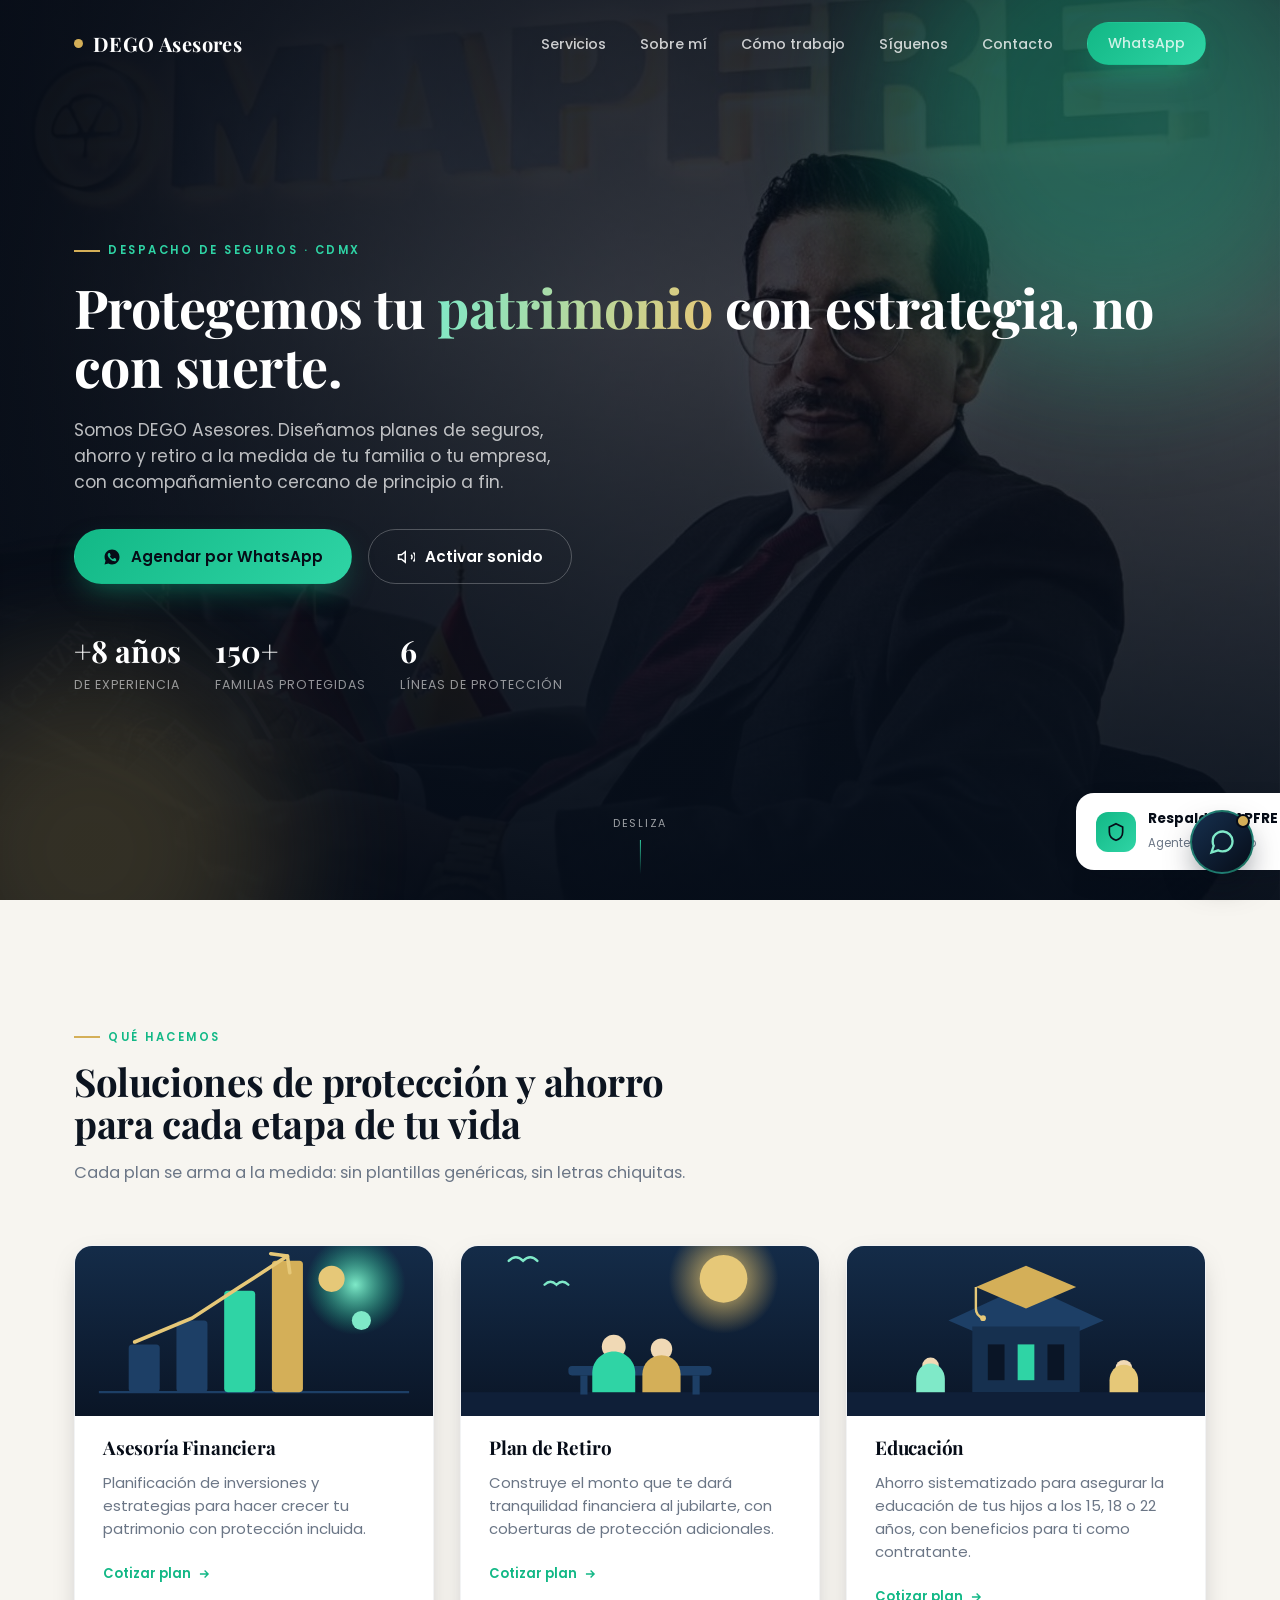
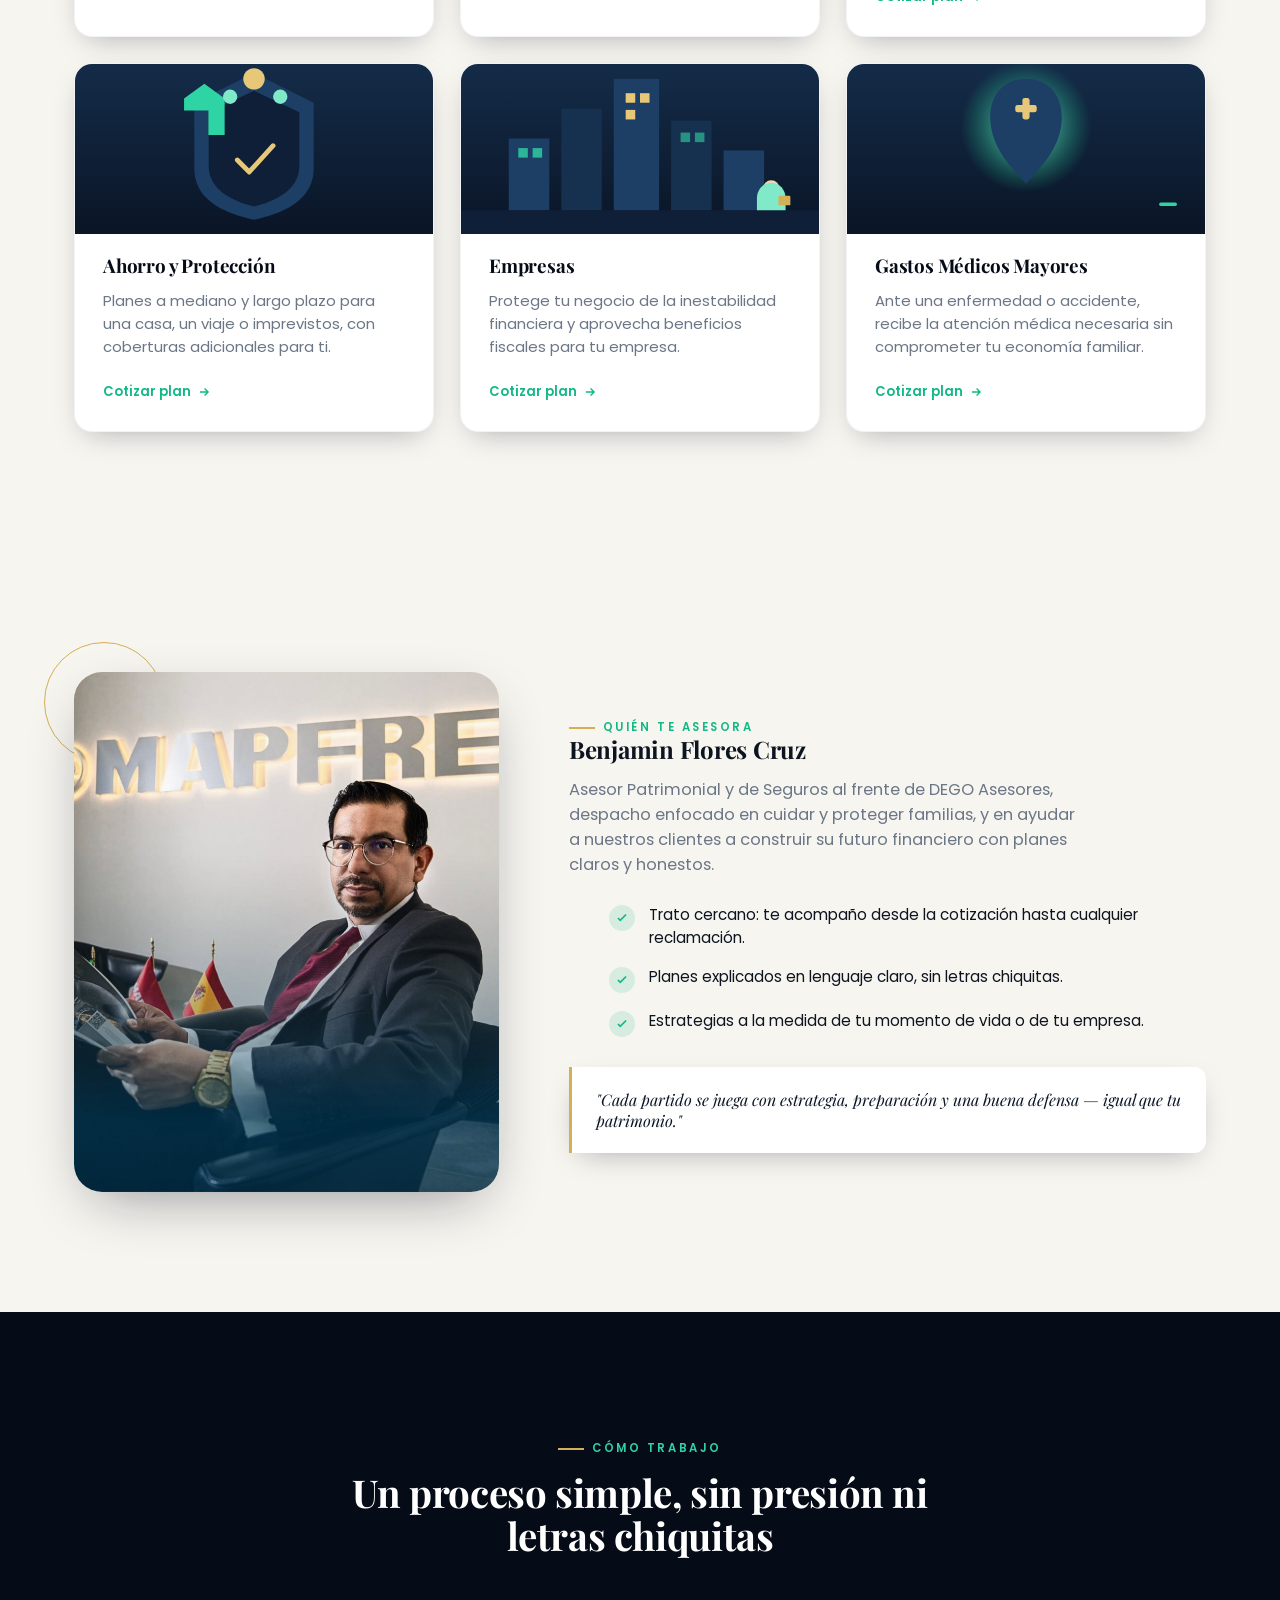
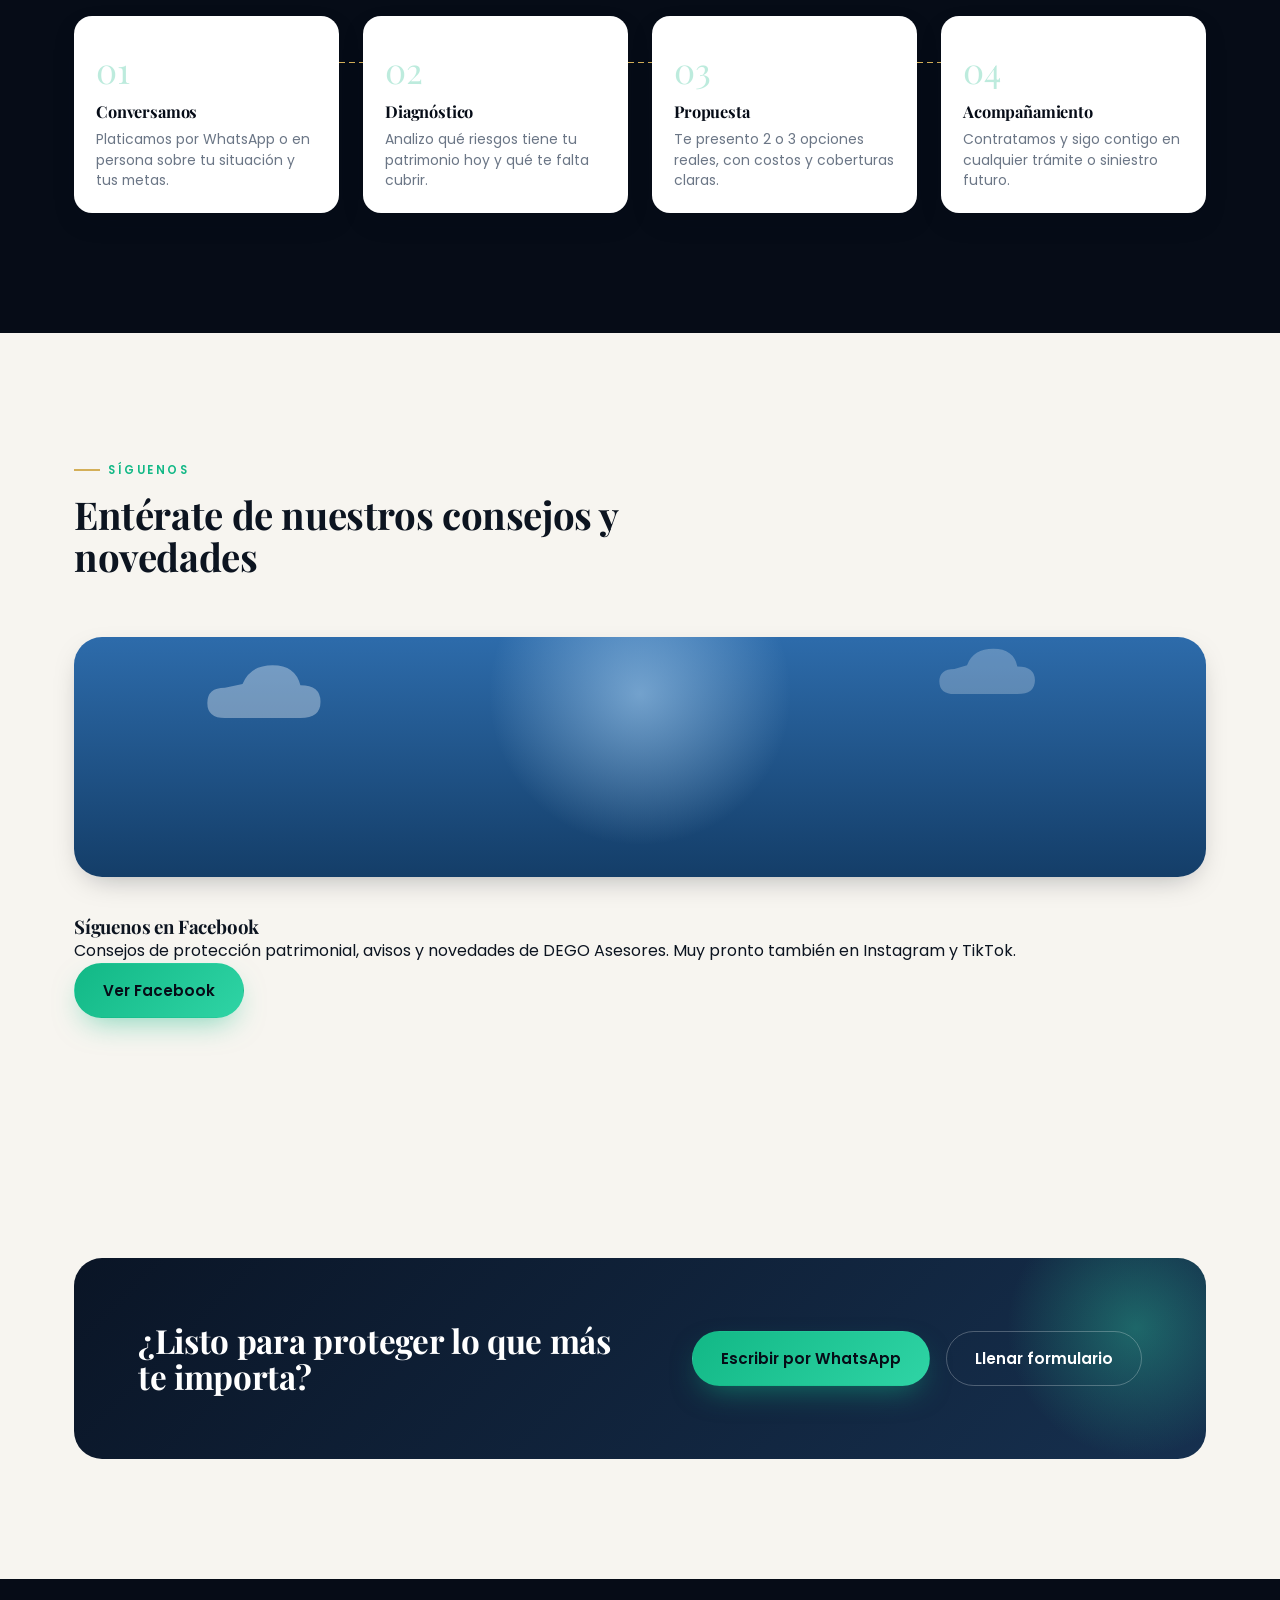
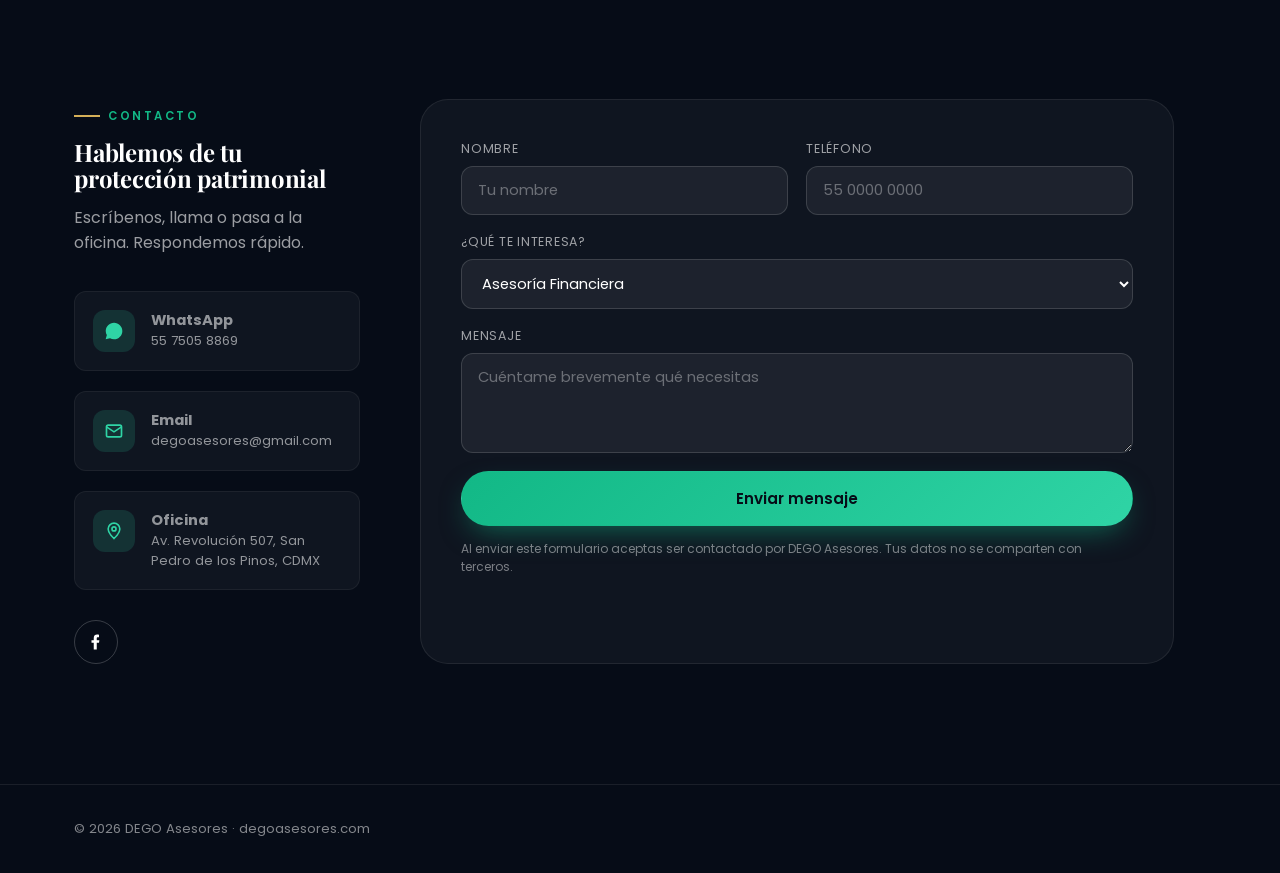
<file: index.html>
<!DOCTYPE html>
<html lang="es-MX">
<head>
<meta charset="UTF-8">
<meta name="viewport" content="width=device-width, initial-scale=1.0">
<title>DEGO Asesores | Benjamin Flores Cruz — Asesor Patrimonial y de Seguros</title>
<meta name="description" content="DEGO Asesores, con Benjamin Flores Cruz al frente: protección patrimonial, retiro, ahorro, educación y seguros de gastos médicos mayores en CDMX.">
<link rel="preconnect" href="https://fonts.googleapis.com">
<link href="https://fonts.googleapis.com/css2?family=Playfair+Display:wght@600;700;800&family=Poppins:wght@400;500;600;700&display=swap" rel="stylesheet">
<link rel="stylesheet" href="assets/css/style.css">
<link rel="stylesheet" href="assets/css/chatbot.css">
</head>
<body>

<nav class="nav" id="nav">
  <div class="container">
    <a href="#top" class="brand"><span class="dot"></span>DEGO Asesores</a>
    <ul class="nav-links" id="navLinks">
      <li><a href="#servicios">Servicios</a></li>
      <li><a href="#nosotros">Sobre mí</a></li>
      <li><a href="#proceso">Cómo trabajo</a></li>
      <li><a href="#testimonios">Síguenos</a></li>
      <li><a href="#contacto">Contacto</a></li>
      <li><a class="btn btn-primary" style="padding:10px 20px" href="https://wa.me/525575058869?text=Hola%2C%20quiero%20una%20asesor%C3%ADa%20con%20DEGO%20Asesores" target="_blank" rel="noopener">WhatsApp</a></li>
    </ul>
    <button class="nav-toggle" id="navToggle" aria-label="Abrir menú">☰</button>
  </div>
</nav>

<header class="hero" id="top">
  <div class="hero-video-bg">
    <video id="heroVideo" autoplay muted loop playsinline poster="assets/img/benjamin-flores.jpg">
      <source src="assets/video/bienvenida.mp4" type="video/mp4">
    </video>
    <div class="hero-video-overlay"></div>
  </div>
  <div class="hero-blob b1" data-parallax="0.04"></div>
  <div class="hero-blob b2" data-parallax="-0.03"></div>
  <div class="container">
    <div class="hero-copy reveal">
      <span class="eyebrow">Despacho de seguros · CDMX</span>
      <h1>Protegemos tu <em>patrimonio</em> con estrategia, no con suerte.</h1>
      <p class="lead">Somos DEGO Asesores. Diseñamos planes de seguros, ahorro y retiro a la medida de tu familia o tu empresa, con acompañamiento cercano de principio a fin.</p>
      <div class="hero-actions">
        <a class="btn btn-primary" href="https://wa.me/525575058869?text=Hola%2C%20quiero%20una%20asesor%C3%ADa%20con%20DEGO%20Asesores" target="_blank" rel="noopener">
          <svg viewBox="0 0 24 24" fill="currentColor"><path d="M12.04 2c-5.5 0-9.96 4.46-9.96 9.96 0 1.76.46 3.45 1.32 4.95L2 22l5.2-1.36a9.9 9.9 0 0 0 4.84 1.24h.01c5.5 0 9.96-4.46 9.96-9.96S17.54 2 12.04 2zm5.8 14.24c-.24.68-1.4 1.3-1.93 1.37-.5.08-1.12.11-1.8-.12-.42-.14-.96-.32-1.66-.63-2.92-1.26-4.83-4.2-4.98-4.4-.14-.2-1.2-1.6-1.2-3.05s.76-2.16 1.03-2.46c.26-.3.58-.37.77-.37h.55c.18 0 .42-.03.64.5.24.57.8 1.98.87 2.13.07.14.11.31.02.5-.09.19-.14.31-.28.48-.14.16-.29.36-.42.48-.14.14-.28.28-.12.55.16.28.72 1.2 1.55 1.95 1.06.96 1.96 1.26 2.24 1.4.28.14.44.12.6-.07.16-.19.68-.79.87-1.06.18-.28.36-.23.6-.14.24.09 1.55.73 1.82.86.27.14.44.2.5.32.07.12.07.68-.17 1.36z"/></svg>
          Agendar por WhatsApp
        </a>
        <a class="btn btn-ghost" id="heroMuteBtn">
          <svg viewBox="0 0 24 24" fill="none" stroke="currentColor" stroke-width="2"><path d="M11 5L6 9H2v6h4l5 4V5z"/><path d="M19 9a5 5 0 0 1 0 6M22 6a9 9 0 0 1 0 12"/></svg>
          Activar sonido
        </a>
      </div>
      <div class="hero-stats">
        <div class="stat"><b>+8 años</b><span>de experiencia</span></div>
        <div class="stat"><b>150+</b><span>familias protegidas</span></div>
        <div class="stat"><b>6</b><span>líneas de protección</span></div>
      </div>
    </div>
  </div>

  <div class="hero-badge-float floating-badge">
    <div class="ico"><svg viewBox="0 0 24 24" fill="none" stroke="currentColor" stroke-width="2"><path d="M12 2l8 4v6c0 5-3.4 8.4-8 10-4.6-1.6-8-5-8-10V6l8-4z"/></svg></div>
    <div>
      <b>Respaldo MAPFRE</b>
      <span>Agente autorizado</span>
    </div>
  </div>

  <div class="scroll-cue"><span>Desliza</span><span class="line"></span></div>
</header>

<section id="servicios">
  <div class="container">
    <div class="section-head reveal">
      <span class="eyebrow">Qué hacemos</span>
      <h2>Soluciones de protección y ahorro para cada etapa de tu vida</h2>
      <p>Cada plan se arma a la medida: sin plantillas genéricas, sin letras chiquitas.</p>
    </div>

    <div class="services-grid">

      <div class="service-card has-illustration reveal">
        <div class="service-illustration">
          <svg viewBox="0 0 300 170" preserveAspectRatio="xMidYMax slice">
            <defs>
              <linearGradient id="finSky" x1="0" y1="0" x2="0" y2="1">
                <stop offset="0%" stop-color="#16304f"/>
                <stop offset="100%" stop-color="#0a1526"/>
              </linearGradient>
              <radialGradient id="finGlow" cx="50%" cy="50%" r="50%">
                <stop offset="0%" stop-color="#7fe9c8"/>
                <stop offset="100%" stop-color="#12b886" stop-opacity="0"/>
              </radialGradient>
            </defs>
            <rect width="300" height="170" fill="url(#finSky)"/>
            <circle class="illu-sun-glow" cx="235" cy="60" r="42" fill="url(#finGlow)"/>
            <path d="M20 150h260" stroke="#1d3f66" stroke-width="2"/>
            <rect x="45" y="110" width="26" height="40" rx="3" fill="#1d3f66"/>
            <rect x="85" y="90" width="26" height="60" rx="3" fill="#1d3f66"/>
            <rect x="125" y="65" width="26" height="85" rx="3" fill="#2fd4a5"/>
            <rect x="165" y="40" width="26" height="110" rx="3" fill="#d4af58"/>
            <path class="illu-trend" d="M50 108 L98 88 L138 62 L178 36" fill="none" stroke="#e6c878" stroke-width="3" stroke-linecap="round"/>
            <path d="M178 36 l-14 -2 M178 36 l2 14" stroke="#e6c878" stroke-width="3" stroke-linecap="round"/>
            <circle class="illu-coin" cx="215" cy="55" r="11" fill="#e6c878"/>
            <circle class="illu-coin illu-coin-2" cx="240" cy="90" r="8" fill="#7fe9c8"/>
          </svg>
        </div>
        <h3>Asesoría Financiera</h3>
        <p>Planificación de inversiones y estrategias para hacer crecer tu patrimonio con protección incluida.</p>
        <a class="service-link" href="https://wa.me/525575058869?text=Quiero%20informaci%C3%B3n%20sobre%20Asesor%C3%ADa%20Financiera" target="_blank" rel="noopener">Cotizar plan <svg viewBox="0 0 24 24" fill="none" stroke="currentColor" stroke-width="2.4"><path d="M5 12h14M13 6l6 6-6 6"/></svg></a>
      </div>

      <div class="service-card has-illustration reveal reveal-delay-1">
        <div class="service-illustration">
          <svg viewBox="0 0 300 170" preserveAspectRatio="xMidYMax slice">
            <defs>
              <linearGradient id="retiroSky" x1="0" y1="0" x2="0" y2="1">
                <stop offset="0%" stop-color="#16304f"/>
                <stop offset="100%" stop-color="#0a1526"/>
              </linearGradient>
              <radialGradient id="retiroSun" cx="50%" cy="50%" r="50%">
                <stop offset="0%" stop-color="#e6c878"/>
                <stop offset="100%" stop-color="#d4af58" stop-opacity="0"/>
              </radialGradient>
            </defs>
            <rect width="300" height="170" fill="url(#retiroSky)"/>
            <circle class="illu-sun-glow" cx="220" cy="55" r="46" fill="url(#retiroSun)"/>
            <circle cx="220" cy="55" r="20" fill="#e6c878"/>
            <path class="illu-bird" d="M40 40q6-6 12 0q6-6 12 0" fill="none" stroke="#7fe9c8" stroke-width="2" stroke-linecap="round"/>
            <path class="illu-bird illu-bird-2" d="M70 60q5-5 10 0q5-5 10 0" fill="none" stroke="#7fe9c8" stroke-width="2" stroke-linecap="round"/>
            <path d="M0 150h300v20H0z" fill="#0f1f38"/>
            <rect x="90" y="128" width="120" height="8" rx="3" fill="#1d3f66"/>
            <rect x="100" y="136" width="6" height="16" fill="#1d3f66"/>
            <rect x="194" y="136" width="6" height="16" fill="#1d3f66"/>
            <g class="illu-person">
              <circle cx="128" cy="112" r="10" fill="#f0d9b5"/>
              <path d="M110 150v-16c0-10 8-18 18-18s18 8 18 18v16z" fill="#2fd4a5"/>
            </g>
            <g class="illu-person illu-person-2">
              <circle cx="168" cy="114" r="9" fill="#f0d9b5"/>
              <path d="M152 150v-15c0-9 7-16 16-16s16 7 16 16v15z" fill="#d4af58"/>
            </g>
          </svg>
        </div>
        <h3>Plan de Retiro</h3>
        <p>Construye el monto que te dará tranquilidad financiera al jubilarte, con coberturas de protección adicionales.</p>
        <a class="service-link" href="https://wa.me/525575058869?text=Quiero%20informaci%C3%B3n%20sobre%20Plan%20de%20Retiro" target="_blank" rel="noopener">Cotizar plan <svg viewBox="0 0 24 24" fill="none" stroke="currentColor" stroke-width="2.4"><path d="M5 12h14M13 6l6 6-6 6"/></svg></a>
      </div>

      <div class="service-card has-illustration reveal reveal-delay-2">
        <div class="service-illustration">
          <svg viewBox="0 0 300 170" preserveAspectRatio="xMidYMax slice">
            <defs>
              <linearGradient id="eduSky" x1="0" y1="0" x2="0" y2="1">
                <stop offset="0%" stop-color="#16304f"/>
                <stop offset="100%" stop-color="#0a1526"/>
              </linearGradient>
            </defs>
            <rect width="300" height="170" fill="url(#eduSky)"/>
            <path d="M0 150h300v20H0z" fill="#0f1f38"/>
            <path d="M150 60 L215 90 L150 118 L85 90 Z" fill="#1d3f66"/>
            <rect x="105" y="95" width="90" height="55" fill="#16304f"/>
            <rect x="118" y="110" width="14" height="30" fill="#0a1526"/>
            <rect x="143" y="110" width="14" height="30" fill="#2fd4a5"/>
            <rect x="168" y="110" width="14" height="30" fill="#0a1526"/>
            <path class="illu-cap" d="M150 60 L215 90 L150 118 L85 90 Z" fill="none"/>
            <g class="illu-cap">
              <path d="M150 44 L192 62 L150 80 L108 62 Z" fill="#d4af58"/>
              <path d="M108 62 v18 q0 6 6 8" stroke="#e6c878" stroke-width="2" fill="none"/>
              <circle cx="114" cy="88" r="2.4" fill="#e6c878"/>
            </g>
            <g class="illu-person">
              <circle cx="70" cy="128" r="7" fill="#f0d9b5"/>
              <path d="M58 150v-11c0-7 5-13 12-13s12 6 12 13v11z" fill="#7fe9c8"/>
            </g>
            <g class="illu-person illu-person-2">
              <circle cx="232" cy="130" r="7" fill="#f0d9b5"/>
              <path d="M220 150v-10c0-7 5-13 12-13s12 6 12 13v10z" fill="#e6c878"/>
            </g>
          </svg>
        </div>
        <h3>Educación</h3>
        <p>Ahorro sistematizado para asegurar la educación de tus hijos a los 15, 18 o 22 años, con beneficios para ti como contratante.</p>
        <a class="service-link" href="https://wa.me/525575058869?text=Quiero%20informaci%C3%B3n%20sobre%20el%20Plan%20de%20Educaci%C3%B3n" target="_blank" rel="noopener">Cotizar plan <svg viewBox="0 0 24 24" fill="none" stroke="currentColor" stroke-width="2.4"><path d="M5 12h14M13 6l6 6-6 6"/></svg></a>
      </div>

      <div class="service-card has-illustration reveal">
        <div class="service-illustration">
          <svg viewBox="0 0 300 170" preserveAspectRatio="xMidYMax slice">
            <defs>
              <linearGradient id="ahorroSky" x1="0" y1="0" x2="0" y2="1">
                <stop offset="0%" stop-color="#16304f"/>
                <stop offset="100%" stop-color="#0a1526"/>
              </linearGradient>
            </defs>
            <rect width="300" height="170" fill="url(#ahorroSky)"/>
            <path d="M150 35 L200 60 V115 C200 140 178 152 150 158 C122 152 100 140 100 115 V60 Z" fill="#1d3f66"/>
            <path d="M150 50 L188 68 V113 C188 132 170 142 150 147 C130 142 112 132 112 113 V68 Z" fill="#0f1f38"/>
            <path d="M105 92 h30 v30 h20 v-45 l-25 -18 l-25 18 z" fill="#2fd4a5" transform="translate(20,4) scale(0.68)"/>
            <circle class="illu-coin" cx="150" cy="40" r="9" fill="#e6c878"/>
            <circle class="illu-coin illu-coin-2" cx="130" cy="55" r="6" fill="#7fe9c8"/>
            <circle class="illu-coin illu-coin-3" cx="172" cy="55" r="6" fill="#7fe9c8"/>
            <path d="M136 108 l10 10 20 -22" fill="none" stroke="#e6c878" stroke-width="4" stroke-linecap="round" stroke-linejoin="round"/>
          </svg>
        </div>
        <h3>Ahorro y Protección</h3>
        <p>Planes a mediano y largo plazo para una casa, un viaje o imprevistos, con coberturas adicionales para ti.</p>
        <a class="service-link" href="https://wa.me/525575058869?text=Quiero%20informaci%C3%B3n%20sobre%20Ahorro%20y%20Protecci%C3%B3n" target="_blank" rel="noopener">Cotizar plan <svg viewBox="0 0 24 24" fill="none" stroke="currentColor" stroke-width="2.4"><path d="M5 12h14M13 6l6 6-6 6"/></svg></a>
      </div>

      <div class="service-card has-illustration reveal reveal-delay-1">
        <div class="service-illustration">
          <svg viewBox="0 0 300 170" preserveAspectRatio="xMidYMax slice">
            <defs>
              <linearGradient id="empSky" x1="0" y1="0" x2="0" y2="1">
                <stop offset="0%" stop-color="#16304f"/>
                <stop offset="100%" stop-color="#0a1526"/>
              </linearGradient>
            </defs>
            <rect width="300" height="170" fill="url(#empSky)"/>
            <path d="M0 150h300v20H0z" fill="#0f1f38"/>
            <rect x="40" y="90" width="34" height="60" fill="#1d3f66"/>
            <rect x="84" y="65" width="34" height="85" fill="#16304f"/>
            <rect x="128" y="40" width="38" height="110" fill="#1d3f66"/>
            <rect x="176" y="75" width="34" height="75" fill="#16304f"/>
            <rect x="220" y="100" width="34" height="50" fill="#1d3f66"/>
            <g class="illu-window-lit">
              <rect x="138" y="52" width="8" height="8" fill="#e6c878"/>
              <rect x="150" y="52" width="8" height="8" fill="#e6c878"/>
              <rect x="138" y="66" width="8" height="8" fill="#e6c878"/>
            </g>
            <rect x="48" y="98" width="8" height="8" fill="#2fd4a5" opacity=".8"/>
            <rect x="60" y="98" width="8" height="8" fill="#2fd4a5" opacity=".8"/>
            <rect x="184" y="85" width="8" height="8" fill="#2fd4a5" opacity=".6"/>
            <rect x="196" y="85" width="8" height="8" fill="#2fd4a5" opacity=".6"/>
            <g class="illu-person">
              <circle cx="260" cy="132" r="7" fill="#f0d9b5"/>
              <path d="M248 150v-10c0-7 5-13 12-13s12 6 12 13v10z" fill="#7fe9c8"/>
              <rect x="266" y="138" width="10" height="8" rx="1" fill="#d4af58"/>
            </g>
          </svg>
        </div>
        <h3>Empresas</h3>
        <p>Protege tu negocio de la inestabilidad financiera y aprovecha beneficios fiscales para tu empresa.</p>
        <a class="service-link" href="https://wa.me/525575058869?text=Quiero%20informaci%C3%B3n%20sobre%20Seguros%20para%20Empresas" target="_blank" rel="noopener">Cotizar plan <svg viewBox="0 0 24 24" fill="none" stroke="currentColor" stroke-width="2.4"><path d="M5 12h14M13 6l6 6-6 6"/></svg></a>
      </div>

      <div class="service-card has-illustration reveal reveal-delay-2">
        <div class="service-illustration">
          <svg viewBox="0 0 300 170" preserveAspectRatio="xMidYMax slice">
            <defs>
              <linearGradient id="medSky" x1="0" y1="0" x2="0" y2="1">
                <stop offset="0%" stop-color="#16304f"/>
                <stop offset="100%" stop-color="#0a1526"/>
              </linearGradient>
              <radialGradient id="medGlow" cx="50%" cy="50%" r="50%">
                <stop offset="0%" stop-color="#7fe9c8"/>
                <stop offset="100%" stop-color="#12b886" stop-opacity="0"/>
              </radialGradient>
            </defs>
            <rect width="300" height="170" fill="url(#medSky)"/>
            <circle class="illu-sun-glow" cx="150" cy="80" r="55" fill="url(#medGlow)"/>
            <path d="M150 40 C170 40 180 55 180 72 C180 100 158 118 150 128 C142 118 120 100 120 72 C120 55 130 40 150 40 Z" fill="#1d3f66"/>
            <rect x="141" y="62" width="18" height="6" rx="2" fill="#e6c878"/>
            <rect x="147" y="56" width="6" height="18" rx="2" fill="#e6c878"/>
            <path class="illu-heartbeat" d="M15 145 h50 l10 -22 l12 40 l10 -30 l8 12 h170" fill="none" stroke="#2fd4a5" stroke-width="3" stroke-linecap="round" stroke-linejoin="round"/>
          </svg>
        </div>
        <h3>Gastos Médicos Mayores</h3>
        <p>Ante una enfermedad o accidente, recibe la atención médica necesaria sin comprometer tu economía familiar.</p>
        <a class="service-link" href="https://wa.me/525575058869?text=Quiero%20informaci%C3%B3n%20sobre%20Gastos%20M%C3%A9dicos%20Mayores" target="_blank" rel="noopener">Cotizar plan <svg viewBox="0 0 24 24" fill="none" stroke="currentColor" stroke-width="2.4"><path d="M5 12h14M13 6l6 6-6 6"/></svg></a>
      </div>

    </div>
  </div>
</section>

<section id="nosotros" class="about">
  <div class="container">
    <div class="about-photo reveal">
      <div class="ring"></div>
      <div class="frame"><img src="assets/img/benjamin-flores.jpg" alt="Benjamin Flores Cruz, Asesor Patrimonial y de Seguros en DEGO Asesores"></div>
    </div>
    <div class="about-copy reveal reveal-delay-1">
      <span class="eyebrow">Quién te asesora</span>
      <h2>Benjamin Flores Cruz</h2>
      <p style="margin-top:14px;color:var(--muted);font-size:1.02rem;max-width:520px;">Asesor Patrimonial y de Seguros al frente de DEGO Asesores, despacho enfocado en cuidar y proteger familias, y en ayudar a nuestros clientes a construir su futuro financiero con planes claros y honestos.</p>
      <ul class="about-list">
        <li><span class="ico"><svg viewBox="0 0 24 24" fill="none" stroke="currentColor" stroke-width="3"><path d="M5 12l4 4 10-10"/></svg></span>Trato cercano: te acompaño desde la cotización hasta cualquier reclamación.</li>
        <li><span class="ico"><svg viewBox="0 0 24 24" fill="none" stroke="currentColor" stroke-width="3"><path d="M5 12l4 4 10-10"/></svg></span>Planes explicados en lenguaje claro, sin letras chiquitas.</li>
        <li><span class="ico"><svg viewBox="0 0 24 24" fill="none" stroke="currentColor" stroke-width="3"><path d="M5 12l4 4 10-10"/></svg></span>Estrategias a la medida de tu momento de vida o de tu empresa.</li>
      </ul>
      <div class="about-quote">"Cada partido se juega con estrategia, preparación y una buena defensa — igual que tu patrimonio."</div>
    </div>
  </div>
</section>

<section id="proceso" class="tag-dark" style="background:var(--navy-950)">
  <div class="container">
    <div class="section-head center reveal">
      <span class="eyebrow">Cómo trabajo</span>
      <h2>Un proceso simple, sin presión ni letras chiquitas</h2>
    </div>
    <div class="steps">
      <div class="step reveal">
        <h4>Conversamos</h4>
        <p>Platicamos por WhatsApp o en persona sobre tu situación y tus metas.</p>
      </div>
      <div class="step reveal reveal-delay-1">
        <h4>Diagnóstico</h4>
        <p>Analizo qué riesgos tiene tu patrimonio hoy y qué te falta cubrir.</p>
      </div>
      <div class="step reveal reveal-delay-2">
        <h4>Propuesta</h4>
        <p>Te presento 2 o 3 opciones reales, con costos y coberturas claras.</p>
      </div>
      <div class="step reveal reveal-delay-3">
        <h4>Acompañamiento</h4>
        <p>Contratamos y sigo contigo en cualquier trámite o siniestro futuro.</p>
      </div>
    </div>
  </div>
</section>

<section id="testimonios">
  <div class="container">
    <div class="section-head reveal">
      <span class="eyebrow">Síguenos</span>
      <h2>Entérate de nuestros consejos y novedades</h2>
    </div>

    <div class="coin-banner reveal">
      <svg viewBox="0 0 900 220" preserveAspectRatio="xMidYMid slice">
        <defs>
          <linearGradient id="coinSky" x1="0" y1="0" x2="0" y2="1">
            <stop offset="0%" stop-color="#2f6fb0"/>
            <stop offset="100%" stop-color="#123a63"/>
          </linearGradient>
          <radialGradient id="coinGlow" cx="50%" cy="50%" r="50%">
            <stop offset="0%" stop-color="#bfe3ff" stop-opacity=".5"/>
            <stop offset="100%" stop-color="#bfe3ff" stop-opacity="0"/>
          </radialGradient>
        </defs>
        <rect width="900" height="220" fill="url(#coinSky)"/>
        <circle cx="450" cy="60" r="120" fill="url(#coinGlow)"/>
        <path class="illu-cloud illu-cloud-1" d="M120 55q-14 0-14 12t14 12h60q16 0 16-13t-16-13q-4-16-22-16t-24 15" fill="#ffffff" opacity=".35"/>
        <path class="illu-cloud illu-cloud-2" d="M700 40q-12 0-12 10t12 10h50q14 0 14-11t-14-11q-3-14-19-14t-21 13" fill="#ffffff" opacity=".25"/>

        <g class="coin-fall coin-fall-1"><circle r="9" fill="#e6c878"/><rect x="-1.4" y="-6" width="2.8" height="12" fill="#fff4d6" opacity=".7"/></g>
        <g class="coin-fall coin-fall-2"><circle r="7" fill="#d4af58"/></g>
        <g class="coin-fall coin-fall-3"><circle r="10" fill="#e6c878"/><rect x="-1.6" y="-7" width="3.2" height="14" fill="#fff4d6" opacity=".7"/></g>
        <g class="coin-fall coin-fall-4"><circle r="6" fill="#d4af58"/></g>
        <g class="coin-fall coin-fall-5"><circle r="8" fill="#e6c878"/></g>
        <g class="coin-fall coin-fall-6"><circle r="7" fill="#d4af58"/></g>
        <g class="coin-fall coin-fall-7"><circle r="9" fill="#e6c878"/><rect x="-1.4" y="-6" width="2.8" height="12" fill="#fff4d6" opacity=".7"/></g>
        <g class="coin-fall coin-fall-8"><circle r="6" fill="#d4af58"/></g>
      </svg>
    </div>

    <div class="follow-card reveal">
      <div>
        <h3>Síguenos en Facebook</h3>
        <p>Consejos de protección patrimonial, avisos y novedades de DEGO Asesores. Muy pronto también en Instagram y TikTok.</p>
      </div>
      <a class="btn btn-primary" href="https://www.facebook.com/share/1B92gb3UG7/?mibextid=wwXIfr" target="_blank" rel="noopener">Ver Facebook</a>
    </div>
  </div>
</section>

<section id="cta-section">
  <div class="container">
    <div class="cta reveal">
      <h2>¿Listo para proteger lo que más te importa?</h2>
      <div class="cta-actions">
        <a class="btn btn-primary" href="https://wa.me/525575058869?text=Hola%2C%20quiero%20una%20asesor%C3%ADa%20con%20DEGO%20Asesores" target="_blank" rel="noopener">Escribir por WhatsApp</a>
        <a class="btn btn-ghost" href="#contacto">Llenar formulario</a>
      </div>
    </div>
  </div>
</section>

<section id="contacto" class="contact">
  <div class="container">
    <div class="reveal">
      <span class="eyebrow">Contacto</span>
      <h2 style="color:var(--white);margin-top:14px;">Hablemos de tu protección patrimonial</h2>
      <p style="color:rgba(255,255,255,.6);margin-top:14px;max-width:420px;">Escríbenos, llama o pasa a la oficina. Respondemos rápido.</p>

      <div class="contact-info-list">
        <a class="contact-info-item" href="https://wa.me/525575058869" target="_blank" rel="noopener">
          <span class="ico"><svg viewBox="0 0 24 24" fill="currentColor"><path d="M12.04 2c-5.5 0-9.96 4.46-9.96 9.96 0 1.76.46 3.45 1.32 4.95L2 22l5.2-1.36a9.9 9.9 0 0 0 4.84 1.24h.01c5.5 0 9.96-4.46 9.96-9.96S17.54 2 12.04 2z"/></svg></span>
          <span><b>WhatsApp</b><span>55 7505 8869</span></span>
        </a>
        <a class="contact-info-item" href="mailto:degoasesores@gmail.com">
          <span class="ico"><svg viewBox="0 0 24 24" fill="none" stroke="currentColor" stroke-width="2"><rect x="3" y="5" width="18" height="14" rx="2"/><path d="M3 7l9 6 9-6"/></svg></span>
          <span><b>Email</b><span>degoasesores@gmail.com</span></span>
        </a>
        <a class="contact-info-item" href="https://www.google.com/maps/search/?api=1&query=Av.+Revoluci%C3%B3n+507+San+Pedro+de+los+Pinos+CDMX" target="_blank" rel="noopener">
          <span class="ico"><svg viewBox="0 0 24 24" fill="none" stroke="currentColor" stroke-width="2"><path d="M12 21s7-6.5 7-11.5A7 7 0 0 0 5 9.5C5 14.5 12 21 12 21z"/><circle cx="12" cy="9.5" r="2.4"/></svg></span>
          <span><b>Oficina</b><span>Av. Revolución 507, San Pedro de los Pinos, CDMX</span></span>
        </a>
      </div>

      <div class="contact-social">
        <a class="social-btn" href="https://www.facebook.com/share/1B92gb3UG7/?mibextid=wwXIfr" target="_blank" rel="noopener" aria-label="Facebook">
          <svg viewBox="0 0 24 24" fill="currentColor"><path d="M13 22v-9h3l.5-3.5H13V7.2c0-1 .3-1.7 1.8-1.7H16V2.3C15.7 2.2 14.6 2 13.4 2 10.8 2 9 3.6 9 6.5v3H6V13h3v9h4z"/></svg>
        </a>
      </div>
    </div>

    <form class="contact-form reveal reveal-delay-1" id="contactForm" action="https://formsubmit.co/ajax/degoasesores@gmail.com" method="POST">
      <input type="hidden" name="_subject" value="Nuevo contacto desde el sitio DEGO Asesores">
      <input type="hidden" name="_captcha" value="false">
      <div class="form-row">
        <div class="field">
          <label>Nombre</label>
          <input type="text" name="Nombre" placeholder="Tu nombre" required>
        </div>
        <div class="field">
          <label>Teléfono</label>
          <input type="tel" name="Teléfono" placeholder="55 0000 0000" required>
        </div>
      </div>
      <div class="form-row">
        <div class="field full">
          <label>¿Qué te interesa?</label>
          <select name="Interés">
            <option>Asesoría Financiera</option>
            <option>Plan de Retiro</option>
            <option>Educación</option>
            <option>Ahorro y Protección</option>
            <option>Empresas</option>
            <option>Gastos Médicos Mayores</option>
          </select>
        </div>
      </div>
      <div class="form-row">
        <div class="field full">
          <label>Mensaje</label>
          <textarea name="Mensaje" placeholder="Cuéntame brevemente qué necesitas"></textarea>
        </div>
      </div>
      <button type="submit" class="btn btn-primary btn-block" id="contactSubmitBtn">Enviar mensaje</button>
      <p class="form-note" id="contactFormNote">Al enviar este formulario aceptas ser contactado por DEGO Asesores. Tus datos no se comparten con terceros.</p>
    </form>
  </div>
</section>

<footer>
  <div class="container">
    <p>© <span id="year"></span> DEGO Asesores · degoasesores.com</p>
  </div>
</footer>

<!-- Chat assistant widget -->
<button class="chat-launcher" id="chatLauncher" aria-label="Abrir asistente">
  <span class="pulse-dot"></span>
  <svg viewBox="0 0 24 24" fill="none" stroke="currentColor" stroke-width="2"><path d="M21 11.5a8.4 8.4 0 0 1-.9 3.8 8.5 8.5 0 0 1-7.6 4.7 8.4 8.4 0 0 1-3.8-.9L3 21l1.9-5.7a8.4 8.4 0 0 1-.9-3.8 8.5 8.5 0 0 1 4.7-7.6 8.4 8.4 0 0 1 3.8-.9h.5a8.48 8.48 0 0 1 8 8v.5z"/></svg>
</button>

<div class="chat-panel" id="chatPanel">
  <div class="chat-head">
    <div class="avatar"><svg viewBox="0 0 24 24" fill="none" stroke="currentColor" stroke-width="2"><path d="M12 2l8 4v6c0 5-3.4 8.4-8 10-4.6-1.6-8-5-8-10V6l8-4z"/></svg></div>
    <div>
      <b>Asistente DEGO</b>
      <span>Te orienta y te conecta con Benjamin</span>
    </div>
    <button class="chat-close" id="chatClose" aria-label="Cerrar chat">
      <svg viewBox="0 0 24 24" fill="none" stroke="currentColor" stroke-width="2.4"><path d="M6 6l12 12M18 6L6 18"/></svg>
    </button>
  </div>

  <div class="chat-body" id="chatBody"></div>

  <div class="chat-quick" id="chatQuick">
    <button type="button">Plan de Retiro</button>
    <button type="button">Gastos Médicos Mayores</button>
    <button type="button">Quiero que me contacten</button>
  </div>

  <div class="chat-handoff">
    <a class="wa" id="chatWaLink" href="https://wa.me/525575058869" target="_blank" rel="noopener">Continuar en WhatsApp</a>
    <a id="chatEmailBtn" role="button">Enviar por correo</a>
  </div>

  <form class="chat-input-row" id="chatForm">
    <input id="chatInput" type="text" placeholder="Escribe tu pregunta..." autocomplete="off">
    <button type="submit" id="chatSend" aria-label="Enviar">
      <svg viewBox="0 0 24 24" fill="none" stroke="currentColor" stroke-width="2"><path d="M22 2L11 13M22 2l-7 20-4-9-9-4 20-7z"/></svg>
    </button>
  </form>
</div>

<script src="assets/js/main.js"></script>
<script src="assets/js/chatbot.js"></script>
</body>
</html>
</file>
<file: assets/css/style.css>
/* ===========================================================
   DEGO Asesores — Design System
   Paleta: azul noche + esmeralda + oro (premium, financiero,
   distinta del rojo/gris institucional de MAPFRE)
=========================================================== */

:root{
  --navy-950: #060c17;
  --navy-900: #0a1526;
  --navy-800: #0f1f38;
  --navy-700: #16304f;
  --navy-600: #1d3f66;

  --emerald-500: #12b886;
  --emerald-400: #2fd4a5;
  --emerald-300: #7fe9c8;

  --gold-400: #d4af58;
  --gold-300: #e6c878;

  --ink: #0c1420;
  --paper: #f7f5f0;
  --paper-dim: #ece7dc;
  --muted: #6b7686;

  --white: #ffffff;

  --shadow-soft: 0 20px 60px -20px rgba(6, 12, 23, 0.45);
  --shadow-card: 0 10px 30px -12px rgba(6, 12, 23, 0.35);

  --radius-lg: 28px;
  --radius-md: 18px;
  --radius-sm: 12px;

  --ease: cubic-bezier(.22,1,.36,1);
}

*, *::before, *::after{ box-sizing: border-box; }

html{ scroll-behavior: smooth; }

body{
  margin: 0;
  font-family: 'Poppins', 'Segoe UI', system-ui, sans-serif;
  background: var(--paper);
  color: var(--ink);
  overflow-x: hidden;
}

h1,h2,h3,h4{
  font-family: 'Playfair Display', Georgia, serif;
  margin: 0;
  line-height: 1.1;
  letter-spacing: -0.01em;
}

p{ margin: 0; }

a{ color: inherit; text-decoration: none; }

img{ max-width: 100%; display:block; }

button{ font-family: inherit; cursor: pointer; }

.container{
  width: 100%;
  max-width: 1180px;
  margin: 0 auto;
  padding: 0 24px;
}

.eyebrow{
  display:inline-flex;
  align-items:center;
  gap:8px;
  font-size: 0.72rem;
  letter-spacing: 0.22em;
  text-transform: uppercase;
  font-weight: 600;
  color: var(--emerald-500);
}
.eyebrow::before{
  content:"";
  width: 26px; height: 2px;
  background: var(--gold-400);
  display:inline-block;
}

/* ---------- Buttons ---------- */
.btn{
  display:inline-flex;
  align-items:center;
  justify-content:center;
  gap:10px;
  padding: 15px 28px;
  border-radius: 999px;
  font-weight: 600;
  font-size: 0.95rem;
  border: 1px solid transparent;
  transition: transform .35s var(--ease), box-shadow .35s var(--ease), background .35s var(--ease), color .35s var(--ease);
  white-space: nowrap;
}
.btn:active{ transform: translateY(1px) scale(.98); }

.btn-primary{
  background: linear-gradient(135deg, var(--emerald-500), var(--emerald-400));
  color: var(--navy-950);
  box-shadow: 0 12px 30px -10px rgba(18,184,134,.55);
}
.btn-primary:hover{ transform: translateY(-3px); box-shadow: 0 18px 36px -10px rgba(18,184,134,.65); }

.btn-ghost{
  background: transparent;
  border-color: rgba(255,255,255,.25);
  color: var(--white);
}
.btn-ghost:hover{ background: rgba(255,255,255,.1); transform: translateY(-3px); }

.btn-dark{
  background: var(--navy-900);
  color: var(--white);
}
.btn-dark:hover{ transform: translateY(-3px); box-shadow: var(--shadow-card); }

.btn-outline{
  background: transparent;
  border-color: var(--navy-700);
  color: var(--navy-900);
}
.btn-outline:hover{ background: var(--navy-900); color: var(--white); transform: translateY(-3px); }

.btn-block{ width: 100%; }
.btn svg{ width: 18px; height: 18px; flex: none; }

/* ---------- Nav ---------- */
.nav{
  position: fixed;
  top: 0; left: 0; right: 0;
  z-index: 100;
  padding: 22px 0;
  transition: padding .4s var(--ease), background .4s var(--ease), box-shadow .4s var(--ease);
}
.nav.scrolled{
  padding: 12px 0;
  background: rgba(6,12,23,.75);
  backdrop-filter: blur(14px);
  box-shadow: 0 8px 30px -14px rgba(0,0,0,.6);
}
.nav .container{
  display:flex;
  align-items:center;
  justify-content: space-between;
}
.brand{
  display:flex;
  align-items:center;
  gap:10px;
  color: var(--white);
  font-family: 'Playfair Display', serif;
  font-size: 1.25rem;
  font-weight: 700;
  letter-spacing: .02em;
}
.brand .dot{
  width: 9px; height: 9px;
  border-radius: 50%;
  background: var(--gold-400);
}
.nav-links{
  display:flex;
  align-items:center;
  gap: 34px;
  list-style:none;
  margin:0; padding:0;
}
.nav-links a{
  color: rgba(255,255,255,.78);
  font-size: .88rem;
  font-weight: 500;
  position: relative;
  padding: 4px 0;
  transition: color .3s var(--ease);
}
.nav-links a::after{
  content:"";
  position:absolute; left:0; bottom:-2px;
  width:0; height:2px;
  background: var(--emerald-400);
  transition: width .35s var(--ease);
}
.nav-links a:hover{ color: var(--white); }
.nav-links a:hover::after{ width: 100%; }

.nav-toggle{
  display:none;
  background:none; border:none;
  color: var(--white);
  font-size: 1.6rem;
}

/* ---------- Hero ---------- */
.hero{
  position: relative;
  min-height: 100vh;
  display:flex;
  align-items:center;
  background: var(--navy-950);
  overflow: hidden;
  padding-top: 120px;
  padding-bottom: 90px;
}
.hero-video-bg{
  position: absolute;
  inset: 0;
  z-index: 0;
}
.hero-video-bg video{
  width: 100%;
  height: 100%;
  object-fit: cover;
  object-position: center 30%;
  display: block;
}
.hero-video-overlay{
  position: absolute;
  inset: 0;
  background:
    linear-gradient(180deg, rgba(6,12,23,.75) 0%, rgba(6,12,23,.55) 35%, rgba(6,12,23,.9) 100%),
    linear-gradient(90deg, rgba(6,12,23,.92) 0%, rgba(6,12,23,.55) 48%, rgba(6,12,23,.35) 100%);
}
.hero-badge-float{
  position: absolute;
  right: 40px;
  bottom: 100px;
  z-index: 3;
}
@media (max-width: 640px){
  .hero-badge-float{ display: none; }
}
.hero-blob{
  position:absolute;
  border-radius: 50%;
  filter: blur(70px);
  opacity: .35;
  pointer-events:none;
  will-change: transform;
}
.hero-blob.b1{ width: 480px; height:480px; background: var(--emerald-500); top: -120px; right: -80px; }
.hero-blob.b2{ width: 380px; height:380px; background: var(--gold-400); bottom: -140px; left: -100px; opacity: .22;}

.hero .container{
  position: relative;
  z-index: 2;
}
.hero-copy .eyebrow{ color: var(--emerald-400); }
.hero-copy h1{
  color: var(--white);
  font-size: clamp(2.2rem, 4.2vw, 3.6rem);
  margin: 18px 0 22px;
}
.hero-copy h1 em{
  font-style: normal;
  background: linear-gradient(100deg, var(--emerald-300), var(--gold-300));
  -webkit-background-clip: text;
  background-clip: text;
  color: transparent;
}
.hero-copy p.lead{
  color: rgba(255,255,255,.72);
  font-size: 1.08rem;
  max-width: 480px;
  margin-bottom: 34px;
}
.hero-actions{ display:flex; gap:16px; flex-wrap: wrap; margin-bottom: 46px; }

.hero-stats{
  display:flex;
  gap: 34px;
  flex-wrap: wrap;
}
.stat b{
  display:block;
  font-family: 'Playfair Display', serif;
  font-size: 1.9rem;
  color: var(--white);
}
.stat span{
  font-size: .78rem;
  color: rgba(255,255,255,.55);
  text-transform: uppercase;
  letter-spacing: .08em;
}

.hero-media{ position: relative; }
.hero-frame{
  position: relative;
  border-radius: var(--radius-lg);
  overflow: hidden;
  box-shadow: var(--shadow-soft);
  border: 1px solid rgba(255,255,255,.08);
  transform-style: preserve-3d;
  will-change: transform;
}
.hero-frame video, .hero-frame img{
  width: 100%;
  height: 560px;
  object-fit: cover;
  display:block;
}
.hero-frame::after{
  content:"";
  position:absolute; inset:0;
  background: linear-gradient(180deg, transparent 55%, rgba(6,12,23,.85));
}
.hero-frame .play-btn{
  position:absolute;
  left:50%; top:50%;
  transform: translate(-50%,-50%);
  width: 78px; height: 78px;
  border-radius: 50%;
  background: rgba(255,255,255,.14);
  border: 1px solid rgba(255,255,255,.4);
  backdrop-filter: blur(6px);
  display:flex; align-items:center; justify-content:center;
  color: var(--white);
  z-index: 3;
  transition: transform .35s var(--ease), background .35s var(--ease);
}
.hero-frame .play-btn:hover{ transform: translate(-50%,-50%) scale(1.08); background: rgba(255,255,255,.22); }
.hero-frame .play-btn svg{ width: 26px; height: 26px; margin-left: 3px; }

.hero-caption{
  position: absolute;
  left: 22px; bottom: 22px;
  z-index: 3;
  color: var(--white);
}
.hero-caption b{ display:block; font-family:'Playfair Display', serif; font-size: 1.05rem; }
.hero-caption span{ font-size: .75rem; color: rgba(255,255,255,.7); }

.floating-badge{
  position: absolute;
  right: -18px;
  bottom: 30px;
  background: var(--white);
  border-radius: var(--radius-md);
  padding: 16px 20px;
  box-shadow: var(--shadow-card);
  display:flex; align-items:center; gap:12px;
  z-index: 4;
  animation: float 5s ease-in-out infinite;
}
.floating-badge .ico{
  width: 40px; height:40px;
  border-radius: 12px;
  background: linear-gradient(135deg, var(--emerald-500), var(--emerald-400));
  display:flex; align-items:center; justify-content:center;
  color: var(--navy-950);
  flex:none;
}
.floating-badge .ico svg{ width:20px; height:20px; }
.floating-badge b{ display:block; font-size:.85rem; color: var(--navy-950); }
.floating-badge span{ font-size:.72rem; color: var(--muted); }

@keyframes float{
  0%,100%{ transform: translateY(0); }
  50%{ transform: translateY(-10px); }
}

.scroll-cue{
  position:absolute;
  left: 50%; bottom: 26px;
  transform: translateX(-50%);
  color: rgba(255,255,255,.6);
  display:flex; flex-direction:column; align-items:center; gap:8px;
  font-size: .68rem;
  letter-spacing:.16em;
  text-transform: uppercase;
  z-index: 2;
}
.scroll-cue .line{
  width:1px; height:34px;
  background: linear-gradient(var(--emerald-400), transparent);
  animation: scrollcue 1.8s ease-in-out infinite;
}
@keyframes scrollcue{
  0%{ transform: scaleY(0); transform-origin: top; opacity:1;}
  50%{ transform: scaleY(1); transform-origin: top; }
  51%{ transform-origin: bottom; }
  100%{ transform: scaleY(0); transform-origin: bottom; opacity: .4;}
}

/* ---------- Reveal on scroll ---------- */
.reveal{
  opacity: 0;
  transform: translateY(36px);
  transition: opacity .9s var(--ease), transform .9s var(--ease);
}
.reveal.in{ opacity: 1; transform: translateY(0); }
.reveal-delay-1{ transition-delay: .1s; }
.reveal-delay-2{ transition-delay: .22s; }
.reveal-delay-3{ transition-delay: .34s; }
.reveal-delay-4{ transition-delay: .46s; }

/* ---------- Section basics ---------- */
section{ position: relative; padding: 120px 0; }
.section-head{
  max-width: 640px;
  margin-bottom: 60px;
}
.section-head.center{ margin-left:auto; margin-right:auto; text-align:center; }
.section-head h2{
  font-size: clamp(1.8rem, 3vw, 2.5rem);
  margin-top: 14px;
}
.section-head p{
  margin-top: 16px;
  color: var(--muted);
  font-size: 1.02rem;
}

.tag-dark{ background: var(--navy-950); color: var(--white); }
.tag-dark .eyebrow{ color: var(--emerald-400); }
.tag-dark .section-head h2{ color: var(--white); }
.tag-dark .section-head p{ color: rgba(255,255,255,.62); }

/* ---------- Services ---------- */
.services-grid{
  display:grid;
  grid-template-columns: repeat(3, 1fr);
  gap: 26px;
}
.service-card{
  position: relative;
  background: var(--white);
  border-radius: var(--radius-md);
  padding: 34px 28px;
  box-shadow: var(--shadow-card);
  transition: transform .45s var(--ease), box-shadow .45s var(--ease);
  overflow: hidden;
  border: 1px solid rgba(10,20,40,.05);
}
.service-card.has-illustration{ padding: 0 0 28px; }
.service-card.has-illustration h3{ margin: 22px 28px 0; }
.service-card.has-illustration p{ margin: 12px 28px 20px; }
.service-card.has-illustration .service-link{ margin: 0 28px; }
.service-illustration{
  width: 100%;
  height: 170px;
  overflow: hidden;
}
.service-illustration svg{ width: 100%; height: 100%; display:block; }
.illu-sun-glow{ animation: illuGlow 3.6s ease-in-out infinite; transform-origin: 220px 55px; }
@keyframes illuGlow{
  0%,100%{ opacity: .7; transform: scale(1); }
  50%{ opacity: 1; transform: scale(1.12); }
}
.illu-bird{ animation: illuFly 5s ease-in-out infinite; }
.illu-bird-2{ animation-duration: 6.2s; animation-delay: .6s; }
@keyframes illuFly{
  0%{ transform: translateX(0) translateY(0); }
  50%{ transform: translateX(14px) translateY(-4px); }
  100%{ transform: translateX(0) translateY(0); }
}
.service-card.has-illustration:hover .illu-person{ transform: translateY(-2px); }
.illu-person{ transition: transform .4s var(--ease); }
.illu-person-2{ transition-delay: .05s; }

.illu-coin{ animation: illuCoin 3.2s ease-in-out infinite; transform-box: fill-box; transform-origin: center; }
.illu-coin-2{ animation-duration: 3.8s; animation-delay: .4s; }
.illu-coin-3{ animation-duration: 4.2s; animation-delay: .8s; }
@keyframes illuCoin{
  0%,100%{ transform: translateY(0); }
  50%{ transform: translateY(-6px); }
}

.illu-trend{
  stroke-dasharray: 200;
  stroke-dashoffset: 200;
  animation: illuTrend 2.6s var(--ease) forwards infinite;
}
@keyframes illuTrend{
  0%{ stroke-dashoffset: 200; }
  55%{ stroke-dashoffset: 0; }
  85%{ stroke-dashoffset: 0; }
  100%{ stroke-dashoffset: 0; }
}

.illu-cap{ animation: illuCapFloat 3.4s ease-in-out infinite; transform-box: fill-box; transform-origin: center; }
@keyframes illuCapFloat{
  0%,100%{ transform: translateY(0); }
  50%{ transform: translateY(-5px); }
}

.illu-window-lit rect{ animation: illuWindow 2.8s ease-in-out infinite; }
.illu-window-lit rect:nth-child(2){ animation-delay: .3s; }
.illu-window-lit rect:nth-child(3){ animation-delay: .6s; }
@keyframes illuWindow{
  0%,100%{ opacity: .4; }
  50%{ opacity: 1; }
}

.illu-heartbeat{
  stroke-dasharray: 320;
  stroke-dashoffset: 320;
  animation: illuHeartbeat 3.2s linear infinite;
}
@keyframes illuHeartbeat{
  0%{ stroke-dashoffset: 320; }
  70%{ stroke-dashoffset: 0; }
  100%{ stroke-dashoffset: -320; }
}
.service-card::before{
  content:"";
  position:absolute; inset:0;
  background: linear-gradient(160deg, rgba(18,184,134,.08), transparent 60%);
  opacity: 0;
  transition: opacity .4s var(--ease);
}
.service-card:hover{ transform: translateY(-10px); box-shadow: 0 26px 50px -20px rgba(6,12,23,.28); }
.service-card:hover::before{ opacity: 1; }
.service-ico{
  width: 54px; height:54px;
  border-radius: 16px;
  background: var(--navy-950);
  color: var(--emerald-400);
  display:flex; align-items:center; justify-content:center;
  margin-bottom: 22px;
  transition: transform .45s var(--ease), background .45s var(--ease);
}
.service-card:hover .service-ico{ transform: rotate(-8deg) scale(1.08); background: var(--emerald-500); color: var(--navy-950); }
.service-ico svg{ width: 26px; height: 26px; }
.service-card h3{ font-size: 1.18rem; margin-bottom: 12px; color: var(--navy-950); }
.service-card p{ color: var(--muted); font-size: .93rem; line-height: 1.55; margin-bottom: 20px; }
.service-link{
  font-size: .82rem;
  font-weight: 600;
  color: var(--emerald-500);
  display:inline-flex; align-items:center; gap:6px;
}
.service-link svg{ width:14px; height:14px; transition: transform .3s var(--ease); }
.service-card:hover .service-link svg{ transform: translateX(4px); }

/* ---------- About ---------- */
.about{ background: var(--paper); }
.about .container{
  display:grid;
  grid-template-columns: .8fr 1.2fr;
  gap: 70px;
  align-items:center;
}
.about-photo{
  position: relative;
}
.about-photo .frame{
  border-radius: var(--radius-lg);
  overflow:hidden;
  box-shadow: var(--shadow-soft);
}
.about-photo img{ width:100%; height: 520px; object-fit: cover; }
.about-photo .ring{
  position:absolute;
  width: 120px; height:120px;
  border: 1px solid var(--gold-400);
  border-radius: 50%;
  top: -30px; left: -30px;
  z-index: -1;
}
.about-list{ margin-top: 26px; display:grid; gap: 16px; }
.about-list li{
  display:flex; gap: 14px; align-items:flex-start;
  color: var(--ink);
  font-size: .95rem;
}
.about-list .ico{
  width: 26px; height:26px;
  border-radius: 50%;
  background: rgba(18,184,134,.14);
  color: var(--emerald-500);
  display:flex; align-items:center; justify-content:center;
  flex: none;
  margin-top: 2px;
}
.about-list .ico svg{ width:14px; height:14px; }
.about-quote{
  margin-top: 30px;
  padding: 22px 24px;
  border-left: 3px solid var(--gold-400);
  background: var(--white);
  border-radius: 0 var(--radius-sm) var(--radius-sm) 0;
  font-family: 'Playfair Display', serif;
  font-style: italic;
  color: var(--navy-900);
  box-shadow: var(--shadow-card);
}

/* ---------- Process / how it works ---------- */
.steps{
  display:grid;
  grid-template-columns: repeat(4,1fr);
  gap: 24px;
  counter-reset: step;
}
.step{
  position:relative;
  padding: 30px 22px 22px;
  border-radius: var(--radius-md);
  background: var(--white);
  box-shadow: var(--shadow-card);
}
.step::before{
  counter-increment: step;
  content: counter(step, decimal-leading-zero);
  font-family: 'Playfair Display', serif;
  font-size: 2.2rem;
  color: rgba(18,184,134,.28);
  display:block;
  margin-bottom: 10px;
}
.step h4{ font-size: 1.02rem; margin-bottom: 8px; color: var(--navy-950); }
.step p{ font-size: .87rem; color: var(--muted); line-height:1.5; }
.step:not(:last-child)::after{
  content:"";
  position:absolute;
  top: 46px; right: -24px;
  width: 24px; height:1px;
  background: repeating-linear-gradient(90deg, var(--gold-400) 0 6px, transparent 6px 10px);
  display:none;
}
@media (min-width: 900px){
  .step:not(:last-child)::after{ display:block; }
}

/* ---------- Testimonial (empty state) ---------- */
.coin-banner{
  width: 100%;
  height: 240px;
  border-radius: var(--radius-lg);
  overflow: hidden;
  margin-bottom: 40px;
  box-shadow: var(--shadow-card);
}
.coin-banner svg{ width: 100%; height: 100%; display:block; }

.illu-cloud{ animation: cloudDrift 14s ease-in-out infinite; }
.illu-cloud-2{ animation-duration: 18s; animation-direction: reverse; }
@keyframes cloudDrift{
  0%,100%{ transform: translateX(0); }
  50%{ transform: translateX(24px); }
}

.coin-fall{
  transform-box: fill-box;
  animation-name: coinFall;
  animation-timing-function: linear;
  animation-iteration-count: infinite;
}
.coin-fall-1{ --cx: 90px;  animation-duration: 5.4s; animation-delay: 0s; }
.coin-fall-2{ --cx: 190px; animation-duration: 4.6s; animation-delay: .8s; }
.coin-fall-3{ --cx: 300px; animation-duration: 6s;   animation-delay: 1.6s; }
.coin-fall-4{ --cx: 410px; animation-duration: 4.2s; animation-delay: .3s; }
.coin-fall-5{ --cx: 520px; animation-duration: 5.8s; animation-delay: 2.1s; }
.coin-fall-6{ --cx: 630px; animation-duration: 4.8s; animation-delay: 1.1s; }
.coin-fall-7{ --cx: 740px; animation-duration: 5.2s; animation-delay: 2.6s; }
.coin-fall-8{ --cx: 820px; animation-duration: 4.4s; animation-delay: .6s; }
@keyframes coinFall{
  0%{ transform: translate(var(--cx), -30px) rotate(0deg); opacity: 0; }
  10%{ opacity: 1; }
  90%{ opacity: 1; }
  100%{ transform: translate(var(--cx), 250px) rotate(220deg); opacity: 0; }
}

.testimonial-samples{ margin-top: 8px; }
.sample-note{
  display:flex;
  align-items:center;
  gap: 10px;
  font-size: .82rem;
  color: var(--muted);
  background: rgba(212,175,88,.1);
  border: 1px dashed rgba(212,175,88,.4);
  border-radius: var(--radius-sm);
  padding: 12px 16px;
  margin-bottom: 26px;
}
.sample-note svg{ width:18px; height:18px; color: var(--gold-400); flex: none; }

.samples-grid{
  display:grid;
  grid-template-columns: repeat(3, 1fr);
  gap: 24px;
}
.sample-card{
  background: var(--white);
  border-radius: var(--radius-md);
  padding: 30px 26px;
  box-shadow: var(--shadow-card);
  border: 1px solid rgba(10,20,40,.05);
  transition: transform .4s var(--ease), box-shadow .4s var(--ease);
}
.sample-card:hover{ transform: translateY(-6px); box-shadow: 0 22px 44px -18px rgba(6,12,23,.25); }
.sample-card .quote-mark{
  font-family:'Playfair Display', serif;
  font-size: 2.6rem;
  color: var(--gold-400);
  line-height: 1;
  display:block;
  margin-bottom: 4px;
}
.sample-card p{
  font-size: .95rem;
  color: var(--ink);
  line-height: 1.6;
  margin-bottom: 18px;
}
.sample-card .who{ display:flex; flex-direction:column; }
.sample-card .who b{ font-size: .88rem; color: var(--navy-950); }
.sample-card .who span{ font-size: .78rem; color: var(--emerald-500); font-weight: 600; }

@media (max-width: 900px){
  .samples-grid{ grid-template-columns: 1fr; }
}

.testimonial-empty{
  border: 1.5px dashed rgba(10,20,40,.18);
  border-radius: var(--radius-lg);
  padding: 60px 40px;
  text-align: center;
  color: var(--muted);
}
.testimonial-empty .ico{
  width: 56px; height:56px;
  border-radius: 50%;
  background: rgba(18,184,134,.1);
  color: var(--emerald-500);
  display:flex; align-items:center; justify-content:center;
  margin: 0 auto 18px;
}
.testimonial-empty .ico svg{ width:24px; height:24px; }
.testimonial-empty p{ max-width: 420px; margin: 0 auto; font-size: .95rem; }

/* ---------- Testimonial (legacy, kept for future real video) ---------- */
.testimonial-wrap{
  background: var(--navy-950);
  border-radius: var(--radius-lg);
  padding: 54px;
  display:grid;
  grid-template-columns: .85fr 1.15fr;
  gap: 46px;
  align-items:center;
  position: relative;
  overflow:hidden;
}
.testimonial-wrap::before{
  content:"";
  position:absolute; inset:0;
  background: radial-gradient(circle at 85% 10%, rgba(212,175,88,.16), transparent 55%);
}
.testimonial-video{
  position:relative;
  border-radius: var(--radius-md);
  overflow:hidden;
  aspect-ratio: 4/5;
  background: linear-gradient(160deg, var(--navy-700), var(--navy-900));
  display:flex;
  align-items:center;
  justify-content:center;
  border: 1px solid rgba(255,255,255,.08);
}
.testimonial-video .avatar-orb{
  width: 118px; height: 118px;
  border-radius: 50%;
  background: linear-gradient(135deg, var(--emerald-500), var(--gold-400));
  display:flex; align-items:center; justify-content:center;
  color: var(--navy-950);
  position: relative;
  z-index: 2;
}
.testimonial-video .avatar-orb svg{ width: 46px; height:46px; }
.pulse-ring{
  position:absolute;
  width: 118px; height:118px;
  border-radius:50%;
  border: 1px solid rgba(47,212,165,.5);
  animation: pulse 2.4s ease-out infinite;
}
.pulse-ring.delay{ animation-delay: 1.2s; }
@keyframes pulse{
  0%{ transform: scale(1); opacity:.8; }
  100%{ transform: scale(1.9); opacity: 0; }
}
.testimonial-video .badge-soon{
  position:absolute; bottom: 18px; left:50%; transform: translateX(-50%);
  font-size: .68rem; letter-spacing:.12em; text-transform:uppercase;
  color: rgba(255,255,255,.55);
  border: 1px solid rgba(255,255,255,.2);
  padding: 6px 14px; border-radius: 999px;
  white-space: nowrap;
  z-index: 2;
}
.testimonial-copy{ position:relative; z-index:1; color: var(--white); }
.testimonial-copy .quote-mark{
  font-family:'Playfair Display', serif;
  font-size: 3.4rem;
  color: var(--gold-400);
  line-height: 1;
  margin-bottom: 6px;
}
.testimonial-copy p.quote{
  font-family:'Playfair Display', serif;
  font-size: 1.35rem;
  line-height: 1.55;
  color: rgba(255,255,255,.92);
  margin-bottom: 24px;
}
.testimonial-copy .who{ display:flex; align-items:center; gap: 12px; }
.testimonial-copy .who .avatar-mini{
  width: 42px; height:42px; border-radius:50%;
  background: linear-gradient(135deg, var(--emerald-500), var(--emerald-400));
  display:flex; align-items:center; justify-content:center;
  color: var(--navy-950); font-weight:700;
}
.testimonial-copy .who b{ display:block; font-size:.92rem; }
.testimonial-copy .who span{ font-size:.78rem; color: rgba(255,255,255,.55); }

/* ---------- CTA ---------- */
.cta{
  background: linear-gradient(135deg, var(--navy-900), var(--navy-700));
  border-radius: var(--radius-lg);
  padding: 64px;
  display:flex;
  align-items:center;
  justify-content: space-between;
  gap: 40px;
  flex-wrap: wrap;
  position: relative;
  overflow: hidden;
}
.cta::after{
  content:"";
  position:absolute; right:-60px; top:-60px;
  width: 260px; height:260px; border-radius:50%;
  background: radial-gradient(circle, rgba(47,212,165,.35), transparent 70%);
}
.cta h2{ color: var(--white); font-size: clamp(1.6rem, 2.6vw, 2.1rem); max-width: 480px; position:relative; z-index:1;}
.cta-actions{ display:flex; gap: 16px; flex-wrap:wrap; position:relative; z-index:1; }

/* ---------- Contact ---------- */
.contact{ background: var(--navy-950); color: var(--white); }
.contact .container{
  display:grid;
  grid-template-columns: .9fr 1.1fr;
  gap: 60px;
}
.contact-info-list{ display:grid; gap: 20px; margin-top: 36px; }
.contact-info-item{
  display:flex; gap:16px; align-items:flex-start;
  padding: 18px;
  border-radius: var(--radius-sm);
  background: rgba(255,255,255,.04);
  border: 1px solid rgba(255,255,255,.06);
  transition: background .3s var(--ease), transform .3s var(--ease);
}
.contact-info-item:hover{ background: rgba(255,255,255,.07); transform: translateX(6px); }
.contact-info-item .ico{
  width: 42px; height:42px; border-radius:12px; flex:none;
  background: rgba(47,212,165,.15); color: var(--emerald-400);
  display:flex; align-items:center; justify-content:center;
}
.contact-info-item .ico svg{ width:20px; height:20px; }
.contact-info-item b{ display:block; font-size:.92rem; }
.contact-info-item span{ font-size:.82rem; color: rgba(255,255,255,.55); }

.contact-social{ display:flex; gap:12px; margin-top: 30px; }
.social-btn{
  width: 44px; height:44px; border-radius:50%;
  border: 1px solid rgba(255,255,255,.2);
  display:flex; align-items:center; justify-content:center;
  color: var(--white);
  transition: background .3s var(--ease), transform .3s var(--ease);
}
.social-btn:hover{ background: var(--emerald-500); color: var(--navy-950); transform: translateY(-4px); }
.social-btn svg{ width:18px; height:18px; }

.contact-form{
  background: rgba(255,255,255,.04);
  border: 1px solid rgba(255,255,255,.08);
  border-radius: var(--radius-lg);
  padding: 40px;
}
.form-row{ display:grid; grid-template-columns: 1fr 1fr; gap: 18px; margin-bottom: 18px; }
.field{ display:flex; flex-direction:column; gap: 8px; }
.field.full{ grid-column: 1 / -1; }
.field label{ font-size:.78rem; color: rgba(255,255,255,.6); text-transform:uppercase; letter-spacing:.06em; }
.field input, .field select, .field textarea{
  background: rgba(255,255,255,.06);
  border: 1px solid rgba(255,255,255,.14);
  border-radius: var(--radius-sm);
  padding: 13px 16px;
  color: var(--white);
  font-family: inherit;
  font-size: .92rem;
  transition: border-color .3s var(--ease), background .3s var(--ease);
}
.field textarea{ resize: vertical; min-height: 100px; }
.field input:focus, .field select:focus, .field textarea:focus{
  outline: none;
  border-color: var(--emerald-400);
  background: rgba(255,255,255,.09);
}
.field input::placeholder, .field textarea::placeholder{ color: rgba(255,255,255,.35); }
.field select option{ color: var(--ink); }

.form-note{ font-size:.75rem; color: rgba(255,255,255,.45); margin-top: 14px; }

/* ---------- Footer ---------- */
footer{
  background: var(--navy-950);
  border-top: 1px solid rgba(255,255,255,.08);
  padding: 34px 0;
}
footer .container{
  display:flex; align-items:center; justify-content:space-between;
  flex-wrap: wrap; gap: 12px;
}
footer p{ color: rgba(255,255,255,.5); font-size: .82rem; }

/* ---------- WhatsApp floating button ---------- */
.wa-float{
  position: fixed;
  right: 26px; bottom: 26px;
  z-index: 200;
  width: 60px; height:60px;
  border-radius: 50%;
  background: linear-gradient(135deg, var(--emerald-500), var(--emerald-400));
  display:flex; align-items:center; justify-content:center;
  box-shadow: 0 14px 34px -10px rgba(18,184,134,.6);
  color: var(--navy-950);
  animation: floatWa 3.4s ease-in-out infinite;
}
.wa-float svg{ width:28px; height:28px; }
@keyframes floatWa{
  0%,100%{ transform: translateY(0); }
  50%{ transform: translateY(-8px); }
}

/* ---------- Responsive ---------- */
@media (max-width: 980px){
  .hero .container{ grid-template-columns: 1fr; }
  .hero-frame video, .hero-frame img{ height: 420px; }
  .about .container{ grid-template-columns: 1fr; }
  .about-photo img{ height: 380px; }
  .services-grid{ grid-template-columns: repeat(2,1fr); }
  .steps{ grid-template-columns: repeat(2,1fr); }
  .testimonial-wrap{ grid-template-columns: 1fr; padding: 34px; }
  .contact .container{ grid-template-columns: 1fr; }
  .cta{ padding: 40px; }
}
@media (max-width: 640px){
  .nav-links{
    position: fixed; top: 0; right: -100%;
    width: 78%; height: 100vh;
    background: var(--navy-950);
    flex-direction: column;
    justify-content:center;
    gap: 30px;
    transition: right .45s var(--ease);
  }
  .nav-links.open{ right: 0; }
  .nav-toggle{ display:block; }
  section{ padding: 80px 0; }
  .services-grid{ grid-template-columns: 1fr; }
  .steps{ grid-template-columns: 1fr; }
  .form-row{ grid-template-columns: 1fr; }
  .cta{ flex-direction:column; align-items:flex-start; }
  .floating-badge{ right: 10px; }
}
</file>
<file: assets/css/chatbot.css>
/* ---------- AI Chat Widget ---------- */
.chat-launcher{
  position: fixed;
  right: 26px; bottom: 26px;
  z-index: 210;
  width: 64px; height: 64px;
  border-radius: 50%;
  background: linear-gradient(135deg, var(--navy-700), var(--navy-950));
  border: 2px solid rgba(47,212,165,.5);
  display:flex; align-items:center; justify-content:center;
  color: var(--emerald-300);
  box-shadow: 0 14px 34px -10px rgba(6,12,23,.7);
  transition: transform .3s var(--ease);
}
.chat-launcher:hover{ transform: scale(1.06); }
.chat-launcher svg{ width: 28px; height: 28px; }
.chat-launcher .pulse-dot{
  position:absolute; top: 2px; right: 2px;
  width: 14px; height:14px; border-radius:50%;
  background: var(--gold-400);
  border: 2px solid var(--navy-950);
}

.chat-panel{
  position: fixed;
  right: 26px; bottom: 100px;
  z-index: 210;
  width: 360px;
  max-width: calc(100vw - 40px);
  height: 500px;
  max-height: calc(100vh - 140px);
  background: var(--white);
  border-radius: 22px;
  box-shadow: 0 30px 70px -20px rgba(0,0,0,.5);
  display: flex;
  flex-direction: column;
  overflow: hidden;
  opacity: 0;
  transform: translateY(16px) scale(.97);
  pointer-events: none;
  transition: opacity .3s var(--ease), transform .3s var(--ease);
}
.chat-panel.open{
  opacity: 1;
  transform: translateY(0) scale(1);
  pointer-events: auto;
}

.chat-head{
  background: linear-gradient(135deg, var(--navy-900), var(--navy-700));
  color: var(--white);
  padding: 16px 18px;
  display:flex;
  align-items:center;
  gap: 12px;
}
.chat-head .avatar{
  width: 38px; height:38px; border-radius:50%;
  background: linear-gradient(135deg, var(--emerald-500), var(--emerald-400));
  display:flex; align-items:center; justify-content:center;
  color: var(--navy-950); flex:none;
}
.chat-head .avatar svg{ width:20px; height:20px; }
.chat-head b{ display:block; font-size: .92rem; }
.chat-head span{ font-size: .74rem; color: rgba(255,255,255,.6); }
.chat-close{
  margin-left: auto;
  background: none; border:none; color: rgba(255,255,255,.7);
  width: 30px; height:30px; border-radius:50%;
  display:flex; align-items:center; justify-content:center;
}
.chat-close:hover{ background: rgba(255,255,255,.1); color: var(--white); }
.chat-close svg{ width:16px; height:16px; }

.chat-body{
  flex: 1;
  overflow-y: auto;
  padding: 18px;
  display:flex;
  flex-direction: column;
  gap: 12px;
  background: var(--paper);
}
.chat-msg{
  max-width: 84%;
  padding: 11px 14px;
  border-radius: 16px;
  font-size: .87rem;
  line-height: 1.5;
}
.chat-msg.bot{
  align-self: flex-start;
  background: var(--white);
  border: 1px solid rgba(10,20,40,.08);
  color: var(--ink);
  border-bottom-left-radius: 4px;
}
.chat-msg.user{
  align-self: flex-end;
  background: linear-gradient(135deg, var(--emerald-500), var(--emerald-400));
  color: var(--navy-950);
  border-bottom-right-radius: 4px;
}
.chat-msg.typing{
  display:flex; gap:4px; align-items:center;
}
.chat-msg.typing span{
  width:6px; height:6px; border-radius:50%;
  background: var(--muted);
  animation: chatTyping 1.1s ease-in-out infinite;
}
.chat-msg.typing span:nth-child(2){ animation-delay: .15s; }
.chat-msg.typing span:nth-child(3){ animation-delay: .3s; }
@keyframes chatTyping{
  0%,100%{ opacity: .3; transform: translateY(0); }
  50%{ opacity: 1; transform: translateY(-3px); }
}

.chat-quick{
  display:flex; flex-wrap:wrap; gap: 8px;
  padding: 0 18px 12px;
  background: var(--paper);
}
.chat-quick button{
  font-size: .74rem;
  padding: 7px 12px;
  border-radius: 999px;
  border: 1px solid rgba(10,20,40,.12);
  background: var(--white);
  color: var(--navy-900);
}
.chat-quick button:hover{ background: var(--navy-950); color: var(--white); }

.chat-handoff{
  padding: 10px 18px;
  background: var(--paper);
  border-top: 1px solid rgba(10,20,40,.06);
  display:flex; gap:8px;
}
.chat-handoff a{
  flex:1;
  text-align:center;
  font-size: .76rem;
  font-weight:600;
  padding: 9px 8px;
  border-radius: 10px;
  background: var(--navy-950);
  color: var(--white);
}
.chat-handoff a.wa{ background: linear-gradient(135deg, var(--emerald-500), var(--emerald-400)); color: var(--navy-950); }

.chat-input-row{
  display:flex;
  align-items:center;
  gap: 8px;
  padding: 12px;
  border-top: 1px solid rgba(10,20,40,.08);
  background: var(--white);
}
.chat-input-row input{
  flex:1;
  border: 1px solid rgba(10,20,40,.15);
  border-radius: 999px;
  padding: 11px 16px;
  font-size: .87rem;
  font-family: inherit;
}
.chat-input-row input:focus{ outline: none; border-color: var(--emerald-400); }
.chat-input-row button{
  width: 40px; height: 40px;
  border-radius: 50%;
  background: var(--emerald-500);
  color: var(--navy-950);
  display:flex; align-items:center; justify-content:center;
  flex: none;
}
.chat-input-row button svg{ width:18px; height:18px; }
.chat-input-row button:disabled{ opacity: .5; }

@media (max-width: 480px){
  .chat-panel{ right: 12px; left: 12px; width: auto; bottom: 96px; }
  .chat-launcher{ right: 16px; }
}
</file>
